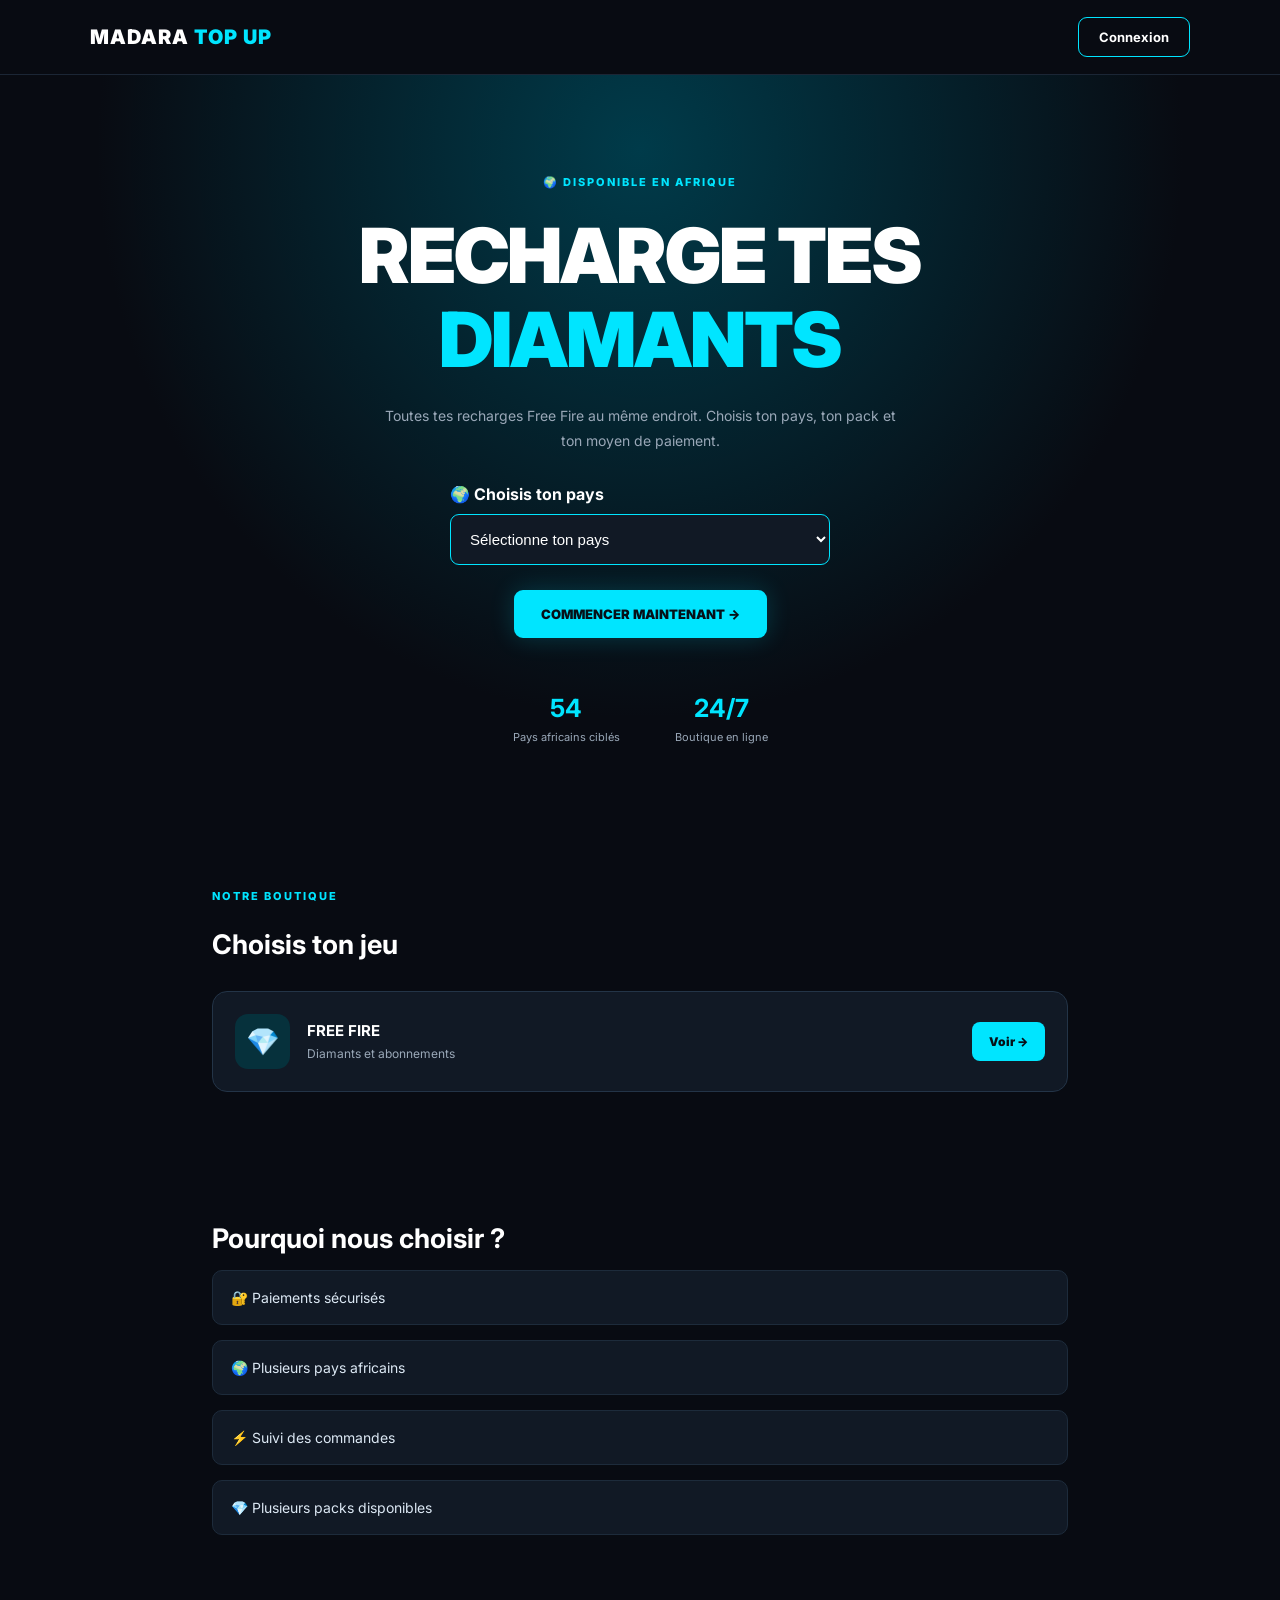
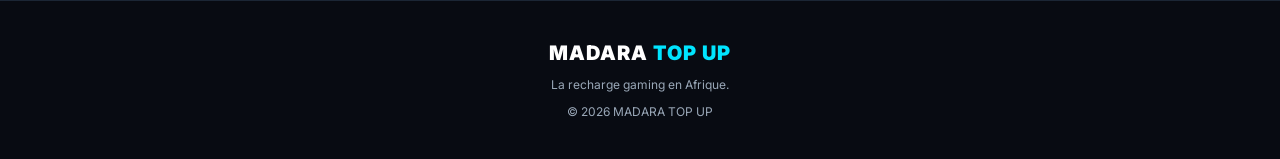
<file: index.html>
<!DOCTYPE html>
<html lang="fr">
<head>
  <meta charset="UTF-8">
  <meta name="viewport" content="width=device-width, initial-scale=1.0">
  <meta name="theme-color" content="#080b12">
  <meta name="description" content="MADARA TOP UP - Recharge Free Fire partout en Afrique.">
  <title>MADARA TOP UP | Africa</title>
  <link rel="stylesheet" href="style.css">
</head>
<body>

  <header class="header">
    <a href="index.html" class="logo">
      MADARA <span>TOP UP</span>
    </a>
    <a href="login.html" class="login-btn">Connexion</a>
  </header>

  <main>
    <section class="hero">
      <div class="tag">🌍 DISPONIBLE EN AFRIQUE</div>

      <h1>
        RECHARGE TES<br>
        <span>DIAMANTS</span>
      </h1>

      <p>
        Toutes tes recharges Free Fire au même endroit.
        Choisis ton pays, ton pack et ton moyen de paiement.
      </p>

      <a href="login.html" class="main-btn">
        COMMENCER MAINTENANT →
      </a>

      <div class="hero-stats">
        <div>
          <strong>54</strong>
          <small>Pays africains ciblés</small>
        </div>
        <div>
          <strong>24/7</strong>
          <small>Boutique en ligne</small>
        </div>
      </div>
    </section>

    <section class="catalogue">
      <div class="section-tag">NOTRE BOUTIQUE</div>
      <h2>Choisis ton jeu</h2>

      <div class="game-card">
        <div class="game-icon">💎</div>
        <div class="game-info">
          <h3>FREE FIRE</h3>
          <p>Diamants et abonnements</p>
        </div>
        <a href="login.html" class="buy-btn">Voir →</a>
      </div>
    </section>

    <section class="advantages">
      <h2>Pourquoi nous choisir ?</h2>

      <div class="advantage">🔐 Paiements sécurisés</div>
      <div class="advantage">🌍 Plusieurs pays africains</div>
      <div class="advantage">⚡ Suivi des commandes</div>
      <div class="advantage">💎 Plusieurs packs disponibles</div>
    </section>
  </main>

  <footer>
    <div class="logo">MADARA <span>TOP UP</span></div>
    <p>La recharge gaming en Afrique.</p>
    <p>© 2026 MADARA TOP UP</p>
  </footer>

  <script src="app.js"></script>
</body>
</html>
</file>
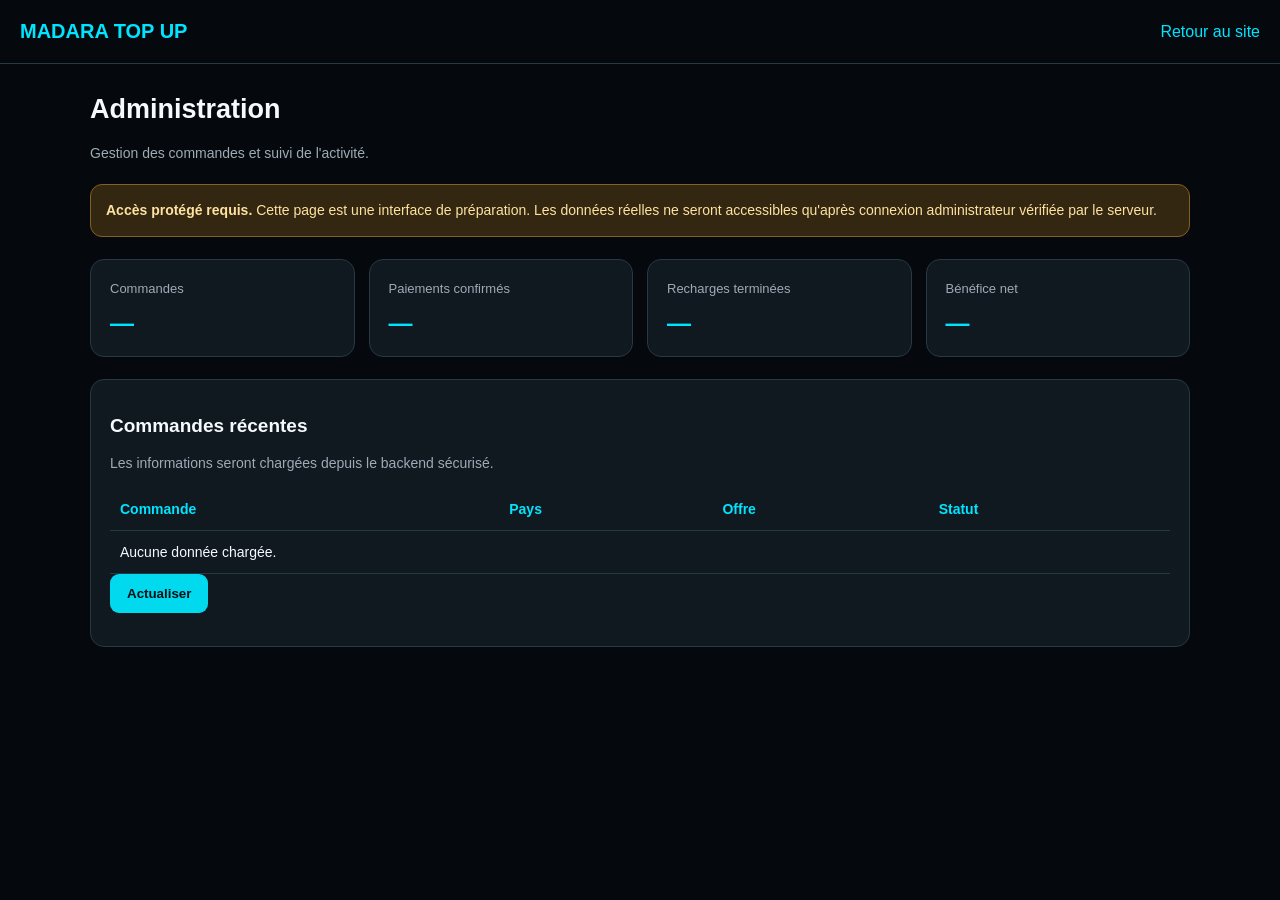
<file: admin.html>
<!DOCTYPE html>
<html lang="fr">
<head>
  <meta charset="UTF-8">
  <meta name="viewport" content="width=device-width, initial-scale=1.0">
  <meta name="theme-color" content="#05090d">
  <title>Administration | MADARA TOP UP</title>
  <style>
    * { box-sizing: border-box; }

    body {
      margin: 0;
      background: #05090d;
      color: #f5faff;
      font-family: Arial, sans-serif;
    }

    header {
      padding: 20px;
      border-bottom: 1px solid #263944;
      display: flex;
      justify-content: space-between;
      align-items: center;
      gap: 12px;
    }

    .logo {
      color: #00e5ff;
      font-weight: 900;
      font-size: 20px;
    }

    a { color: #00e5ff; text-decoration: none; }

    main {
      width: min(1100px, 94%);
      margin: 30px auto;
    }

    h1 { font-size: 27px; }

    .muted {
      color: #9eabb5;
      font-size: 14px;
      line-height: 1.5;
    }

    .notice {
      padding: 15px;
      background: #332711;
      border: 1px solid #806126;
      border-radius: 12px;
      color: #ffe2a0;
      margin: 20px 0;
      line-height: 1.5;
      font-size: 14px;
    }

    .stats {
      display: grid;
      grid-template-columns: repeat(4, 1fr);
      gap: 14px;
      margin: 22px 0;
    }

    .card, .section {
      background: #101820;
      border: 1px solid #263944;
      border-radius: 14px;
      padding: 19px;
    }

    .card span {
      color: #9eabb5;
      font-size: 13px;
    }

    .card strong {
      display: block;
      color: #00e5ff;
      font-size: 24px;
      margin-top: 12px;
    }

    .section { margin-top: 20px; }

    .section h2 { font-size: 19px; }

    .table-wrap { overflow-x: auto; }

    table {
      width: 100%;
      border-collapse: collapse;
      min-width: 600px;
      font-size: 14px;
    }

    th, td {
      text-align: left;
      padding: 13px 10px;
      border-bottom: 1px solid #263944;
    }

    th { color: #00e5ff; }

    .status {
      color: #ffd27a;
      font-weight: bold;
    }

    button {
      background: #00d9ee;
      color: #001116;
      border: 0;
      border-radius: 9px;
      padding: 12px 17px;
      font-weight: bold;
      cursor: pointer;
    }

    button:disabled {
      opacity: .6;
      cursor: not-allowed;
    }

    #message {
      margin-top: 14px;
      color: #bcefff;
      font-size: 14px;
    }

    @media(max-width: 700px) {
      .stats { grid-template-columns: repeat(2, 1fr); }
    }

    @media(max-width: 380px) {
      .stats { grid-template-columns: 1fr; }
    }
  </style>
</head>

<body>
  <header>
    <div class="logo">MADARA TOP UP</div>
    <a href="index.html">Retour au site</a>
  </header>

  <main>
    <h1>Administration</h1>
    <p class="muted">Gestion des commandes et suivi de l'activité.</p>

    <div class="notice">
      <strong>Accès protégé requis.</strong>
      Cette page est une interface de préparation.
      Les données réelles ne seront accessibles qu'après
      connexion administrateur vérifiée par le serveur.
    </div>

    <section class="stats">
      <div class="card">
        <span>Commandes</span>
        <strong id="totalOrders">—</strong>
      </div>

      <div class="card">
        <span>Paiements confirmés</span>
        <strong id="paidOrders">—</strong>
      </div>

      <div class="card">
        <span>Recharges terminées</span>
        <strong id="completedOrders">—</strong>
      </div>

      <div class="card">
        <span>Bénéfice net</span>
        <strong id="netProfit">—</strong>
      </div>
    </section>

    <section class="section">
      <h2>Commandes récentes</h2>
      <p class="muted">
        Les informations seront chargées depuis le backend sécurisé.
      </p>

      <div class="table-wrap">
        <table>
          <thead>
            <tr>
              <th>Commande</th>
              <th>Pays</th>
              <th>Offre</th>
              <th>Statut</th>
            </tr>
          </thead>
          <tbody id="ordersTable">
            <tr>
              <td colspan="4">Aucune donnée chargée.</td>
            </tr>
          </tbody>
        </table>
      </div>

      <button id="refreshButton" type="button">
        Actualiser
      </button>

      <div id="message" aria-live="polite"></div>
    </section>
  </main>

  <script>
    const refreshButton = document.getElementById("refreshButton");
    const message = document.getElementById("message");

    async function loadAdminData() {
      refreshButton.disabled = true;
      message.textContent = "Vérification de l'accès administrateur...";

      try {
        const response = await fetch("/api/admin/dashboard", {
          method: "GET",
          credentials: "include",
          headers: { "Accept": "application/json" }
        });

        if (response.status === 401 || response.status === 403) {
          throw new Error("Accès administrateur refusé. Connexion requise.");
        }

        if (!response.ok) {
          throw new Error("Le service administrateur n'est pas encore connecté.");
        }

        const data = await response.json();

        document.getElementById("totalOrders").textContent =
          data.totalOrders ?? "—";

        document.getElementById("paidOrders").textContent =
          data.paidOrders ?? "—";

        document.getElementById("completedOrders").textContent =
          data.completedOrders ?? "—";

        document.getElementById("netProfit").textContent =
          data.netProfitFormatted ?? "—";

        const table = document.getElementById("ordersTable");
        table.replaceChildren();

        if (!Array.isArray(data.orders) || data.orders.length === 0) {
          const row = table.insertRow();
          const cell = row.insertCell();
          cell.colSpan = 4;
          cell.textContent = "Aucune commande.";
        } else {
          data.orders.forEach(order => {
            const row = table.insertRow();

            [
              order.id,
              order.country,
              order.packageName,
              order.status
            ].forEach(value => {
              const cell = row.insertCell();
              cell.textContent = String(value ?? "—");
            });
          });
        }

        message.textContent = "Données actualisées.";

      } catch (error) {
        message.textContent = error.message;
      } finally {
        refreshButton.disabled = false;
      }
    }

    refreshButton.addEventListener("click", loadAdminData);
  </script>
</body>
</html>
</file>
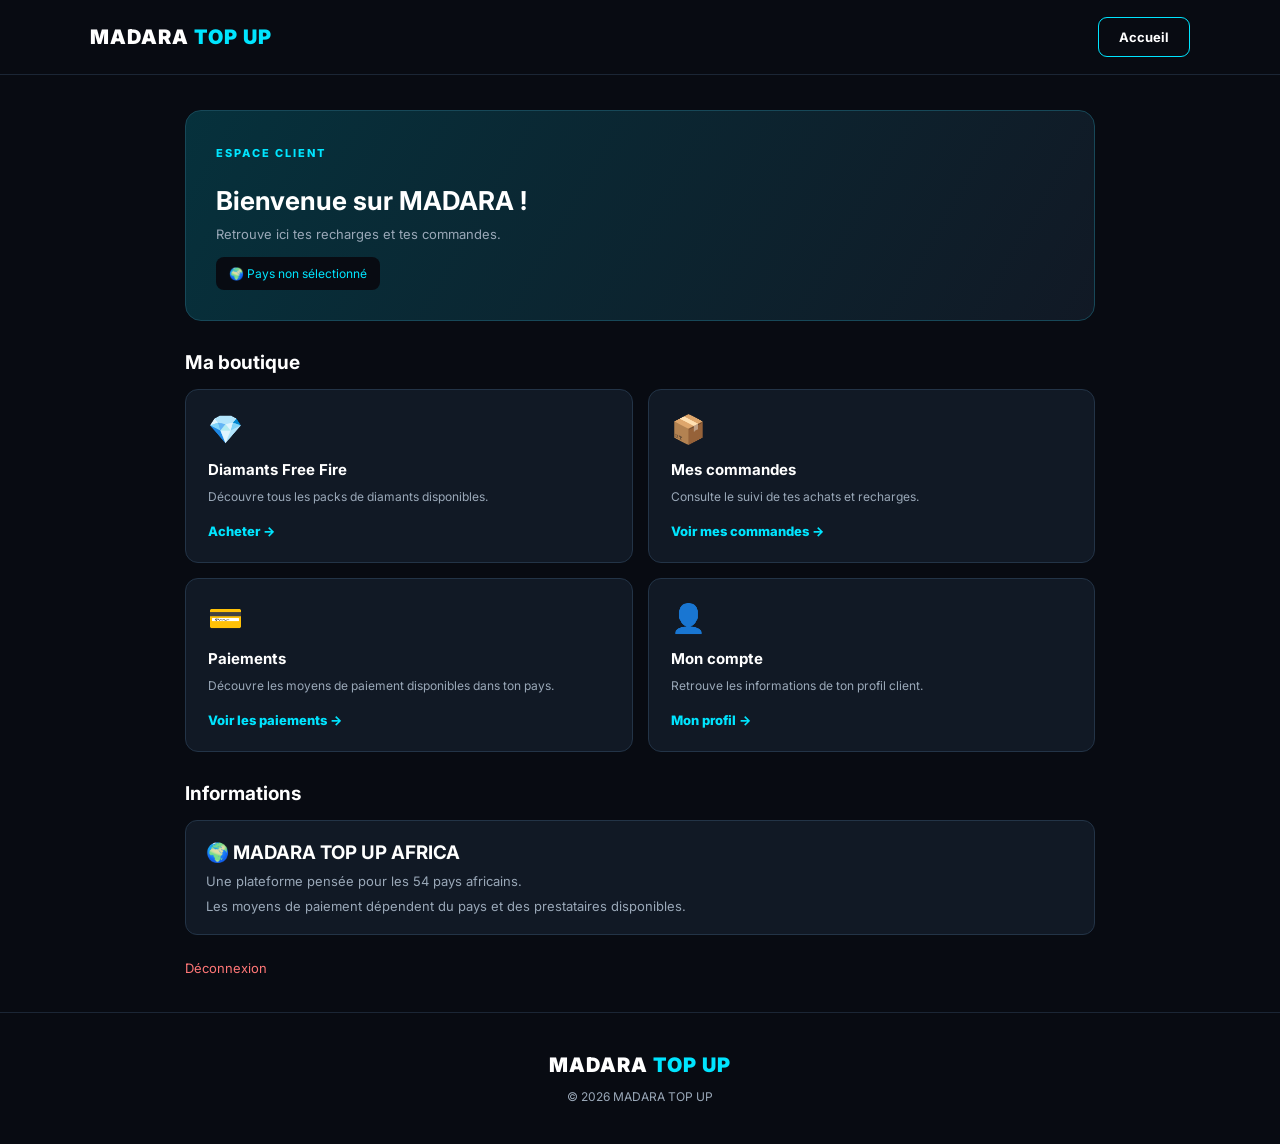
<file: dashboard.html>
<!DOCTYPE html>
<html lang="fr">
<head>
  <meta charset="UTF-8">
  <meta name="viewport" content="width=device-width, initial-scale=1">
  <meta name="theme-color" content="#080b12">
  <title>Mon espace | MADARA TOP UP</title>
  <link rel="stylesheet" href="style.css">
  <style>
    .dashboard {
      max-width: 950px;
      margin: auto;
      padding: 35px 20px;
    }
    .welcome {
      padding: 30px;
      border-radius: 16px;
      background: linear-gradient(120deg,#06313c,#111925);
      border: 1px solid #174858;
      margin-bottom: 30px;
    }
    .welcome h1 {
      font-size: 26px;
      margin-bottom: 10px;
    }
    .welcome p, .muted {
      color: #9aa8b8;
      font-size: 13px;
    }
    .country {
      display: inline-block;
      margin-top: 15px;
      padding: 9px 13px;
      background: #080b12;
      color: #00e5ff;
      border-radius: 8px;
      font-size: 12px;
    }
    .section-title {
      font-size: 19px;
      margin: 30px 0 15px;
    }
    .dashboard-grid {
      display: grid;
      grid-template-columns: repeat(2,1fr);
      gap: 15px;
    }
    .dash-card {
      background: #111925;
      border: 1px solid #233447;
      padding: 22px;
      border-radius: 13px;
    }
    .dash-card .symbol {
      font-size: 28px;
      margin-bottom: 14px;
    }
    .dash-card h3 {
      font-size: 15px;
      margin-bottom: 8px;
    }
    .dash-card p {
      font-size: 12px;
      color: #9aa8b8;
      line-height: 1.6;
    }
    .dash-card a {
      display: inline-block;
      margin-top: 17px;
      color: #00e5ff;
      font-size: 13px;
      font-weight: 800;
    }
    .account-box {
      padding: 20px;
      background: #111925;
      border: 1px solid #233447;
      border-radius: 12px;
      margin-top: 15px;
    }
    .account-box p {
      color: #9aa8b8;
      font-size: 13px;
      margin-top: 9px;
    }
    .logout {
      display: inline-block;
      margin-top: 25px;
      color: #ff7777;
      font-size: 13px;
    }
    @media(max-width:500px) {
      .dashboard-grid {
        grid-template-columns: 1fr;
      }
    }
  </style>
</head>
<body>

  <header class="header">
    <a href="index.html" class="logo">
      MADARA <span>TOP UP</span>
    </a>
    <a href="index.html" class="login-btn">Accueil</a>
  </header>

  <main class="dashboard">

    <section class="welcome">
      <div class="tag">ESPACE CLIENT</div>
      <h1>Bienvenue sur MADARA !</h1>
      <p>Retrouve ici tes recharges et tes commandes.</p>
      <div class="country" id="country">
        🌍 Pays : Chargement...
      </div>
    </section>

    <h2 class="section-title">Ma boutique</h2>

    <section class="dashboard-grid">

      <article class="dash-card">
        <div class="symbol">💎</div>
        <h3>Diamants Free Fire</h3>
        <p>Découvre tous les packs de diamants disponibles.</p>
        <a href="recharge.html">Acheter →</a>
      </article>

      <article class="dash-card">
        <div class="symbol">📦</div>
        <h3>Mes commandes</h3>
        <p>Consulte le suivi de tes achats et recharges.</p>
        <a href="orders.html">Voir mes commandes →</a>
      </article>

      <article class="dash-card">
        <div class="symbol">💳</div>
        <h3>Paiements</h3>
        <p>Découvre les moyens de paiement disponibles dans ton pays.</p>
        <a href="recharge.html">Voir les paiements →</a>
      </article>

      <article class="dash-card">
        <div class="symbol">👤</div>
        <h3>Mon compte</h3>
        <p>Retrouve les informations de ton profil client.</p>
        <a href="#" id="profileLink">Mon profil →</a>
      </article>

    </section>

    <h2 class="section-title">Informations</h2>

    <section class="account-box">
      <h3>🌍 MADARA TOP UP AFRICA</h3>
      <p>Une plateforme pensée pour les 54 pays africains.</p>
      <p>Les moyens de paiement dépendent du pays et des prestataires disponibles.</p>
    </section>

    <a href="#" class="logout" id="logout">Déconnexion</a>

  </main>

  <footer>
    <div class="logo">MADARA <span>TOP UP</span></div>
    <p>© 2026 MADARA TOP UP</p>
  </footer>

  <script>
    const country = localStorage.getItem("madara_country");

    document.getElementById("country").textContent =
      country ? "🌍 Pays : " + country : "🌍 Pays non sélectionné";

    document.getElementById("logout").addEventListener("click", function(e) {
      e.preventDefault();
      alert("La déconnexion sera activée avec le serveur sécurisé.");
    });

    document.getElementById("profileLink").addEventListener("click", function(e) {
      e.preventDefault();
      alert("Le profil sera disponible après activation du compte.");
    });
  </script>

</body>
</html>
</file>
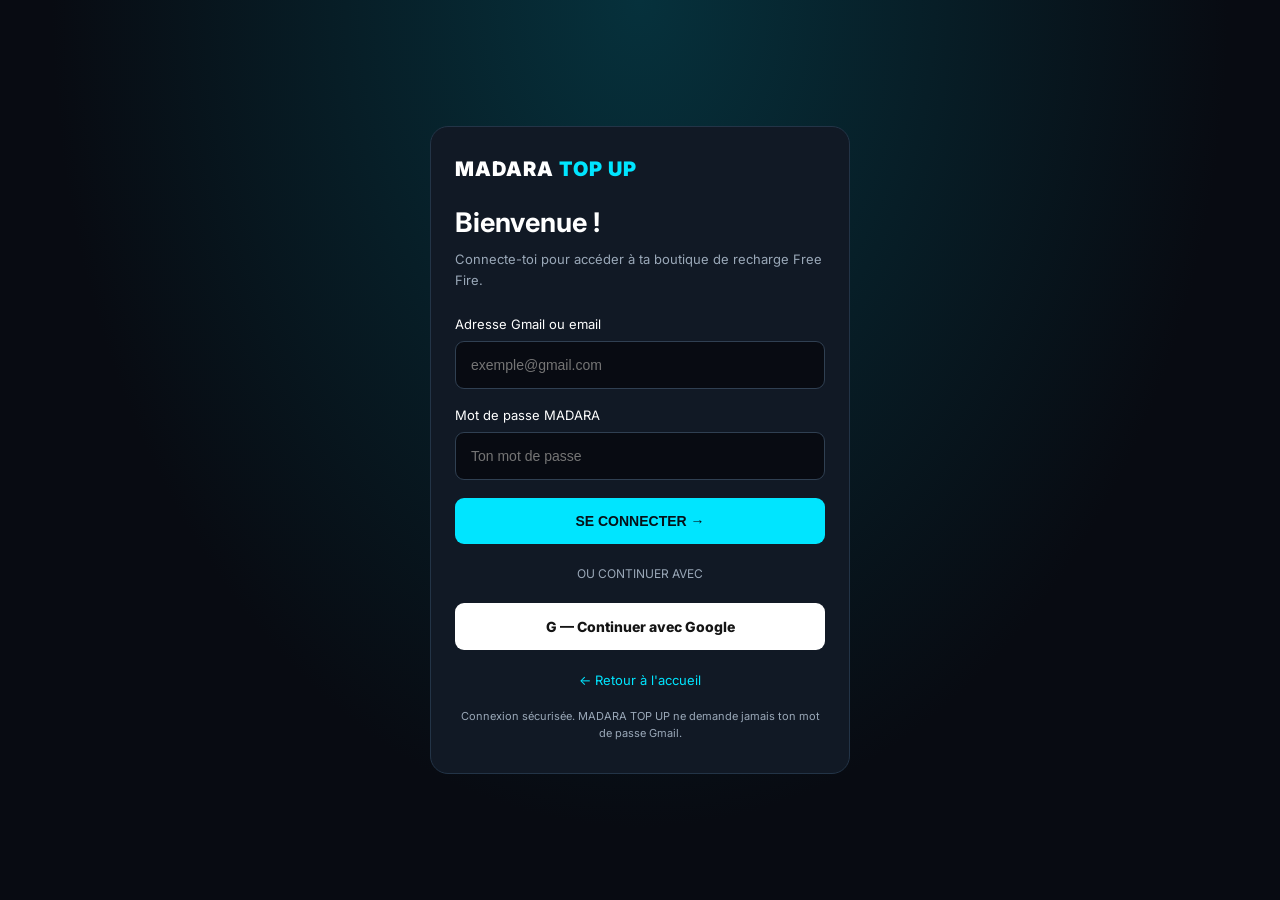
<file: login.html>
<!DOCTYPE html>
<html lang="fr">
<head>
  <meta charset="UTF-8">
  <meta name="viewport" content="width=device-width, initial-scale=1">
  <meta name="theme-color" content="#080b12">
  <title>Connexion | MADARA TOP UP</title>
  <link rel="stylesheet" href="style.css">
  <style>
    body {
      min-height: 100vh;
      display: grid;
      place-items: center;
      padding: 20px;
      background: radial-gradient(ellipse at top, #06313c, #080b12 65%);
    }
    .login-card {
      width: 100%;
      max-width: 420px;
      background: #111925;
      border: 1px solid #233447;
      border-radius: 18px;
      padding: 30px 24px;
    }
    .login-card h1 {
      font-size: 27px;
      margin: 25px 0 10px;
    }
    .subtitle {
      color: #9aa8b8;
      font-size: 13px;
      line-height: 1.6;
      margin-bottom: 25px;
    }
    .field {
      margin-bottom: 18px;
    }
    .field label {
      display: block;
      font-size: 13px;
      margin-bottom: 9px;
    }
    .field input {
      width: 100%;
      padding: 15px;
      background: #080b12;
      border: 1px solid #304052;
      border-radius: 9px;
      color: white;
      outline: none;
      font-size: 14px;
    }
    .field input:focus {
      border-color: #00e5ff;
    }
    .submit-btn, .google-btn {
      display: block;
      width: 100%;
      padding: 15px;
      border-radius: 9px;
      text-align: center;
      font-size: 14px;
      font-weight: 800;
      cursor: pointer;
    }
    .submit-btn {
      border: 0;
      background: #00e5ff;
      color: #061018;
      margin-top: 8px;
    }
    .google-btn {
      background: white;
      color: #151515;
      margin-top: 18px;
    }
    .separator {
      color: #9aa8b8;
      text-align: center;
      margin: 22px 0;
      font-size: 12px;
    }
    .back-link {
      display: block;
      text-align: center;
      color: #00e5ff;
      font-size: 13px;
      margin-top: 22px;
    }
    .notice {
      color: #9aa8b8;
      font-size: 11px;
      line-height: 1.6;
      margin-top: 20px;
      text-align: center;
    }
  </style>
</head>
<body>

  <main class="login-card">
    <a href="index.html" class="logo">
      MADARA <span>TOP UP</span>
    </a>

    <h1>Bienvenue !</h1>
    <p class="subtitle">
      Connecte-toi pour accéder à ta boutique de recharge Free Fire.
    </p>

    <form action="/api/auth/login" method="POST">
      <div class="field">
        <label for="email">Adresse Gmail ou email</label>
        <input
          id="email"
          name="email"
          type="email"
          placeholder="exemple@gmail.com"
          autocomplete="username"
          required
        >
      </div>

      <div class="field">
        <label for="password">Mot de passe MADARA</label>
        <input
          id="password"
          name="password"
          type="password"
          placeholder="Ton mot de passe"
          autocomplete="current-password"
          minlength="8"
          required
        >
      </div>

      <button class="submit-btn" type="submit">
        SE CONNECTER →
      </button>
    </form>

    <div class="separator">OU CONTINUER AVEC</div>

    <a class="google-btn" href="/api/auth/google">
      G — Continuer avec Google
    </a>

    <a class="back-link" href="index.html">
      ← Retour à l'accueil
    </a>

    <p class="notice">
      Connexion sécurisée. MADARA TOP UP ne demande jamais
      ton mot de passe Gmail.
    </p>
  </main>

</body>
</html>
</file>
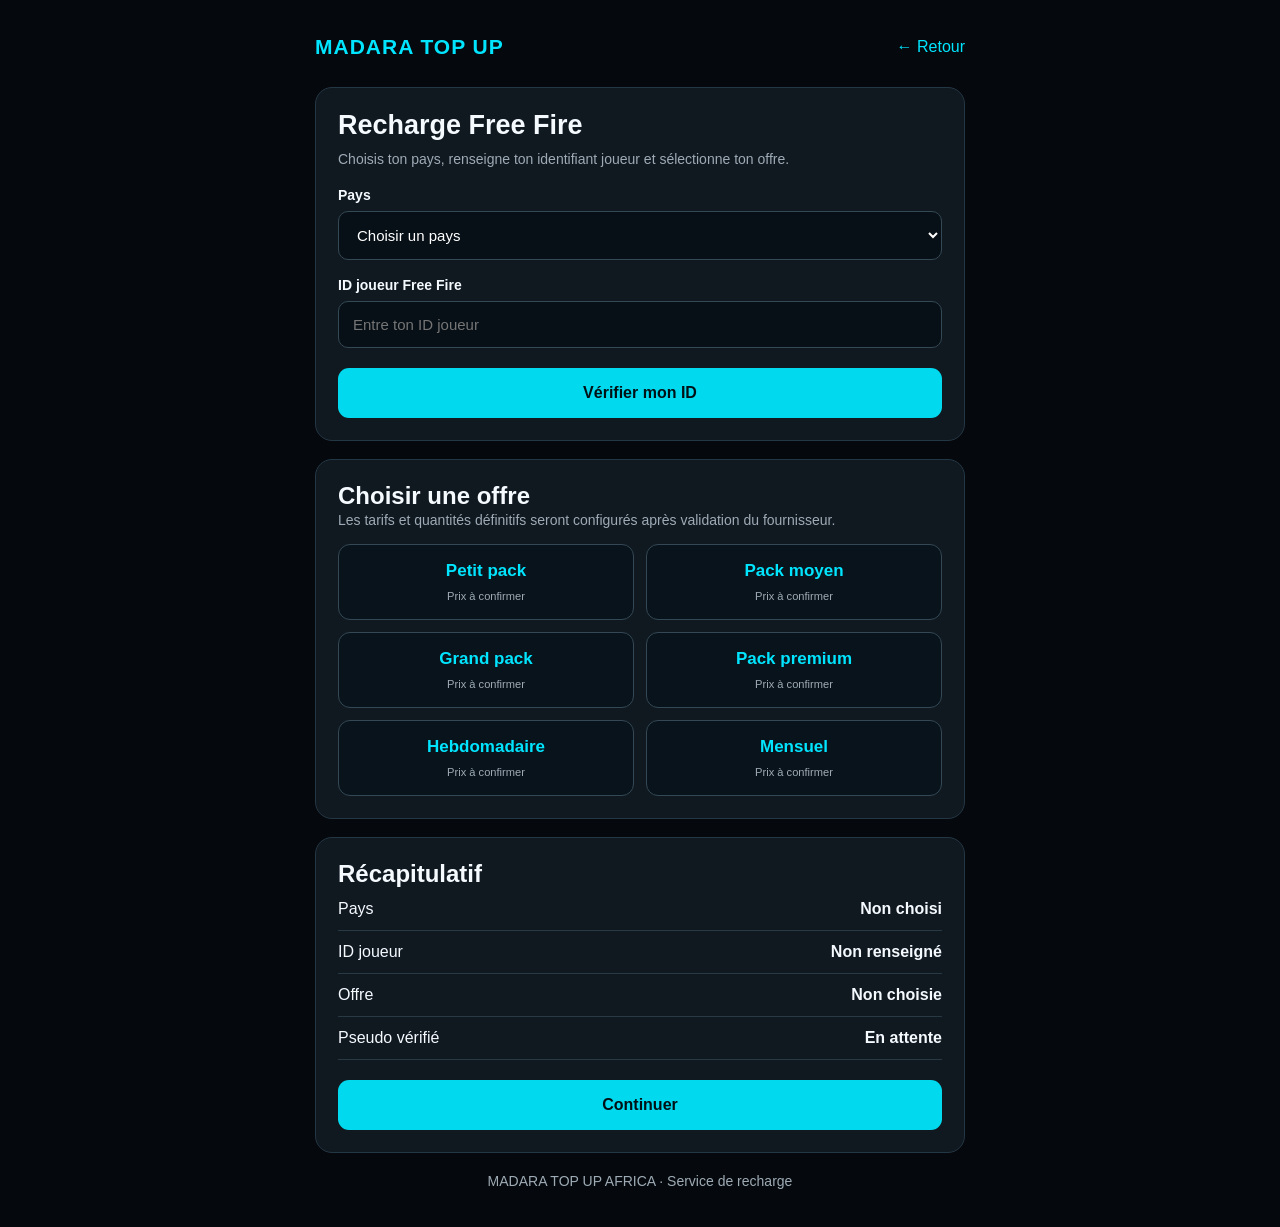
<file: recharge.html>
<!DOCTYPE html>
<html lang="fr">
<head>
  <meta charset="UTF-8">
  <meta name="viewport" content="width=device-width, initial-scale=1.0">
  <meta name="theme-color" content="#05090d">
  <title>Recharge Free Fire | MADARA TOP UP</title>
  <link rel="stylesheet" href="style.css">
  <style>
    body {
      margin: 0;
      background: #05090d;
      color: #f5faff;
      font-family: Arial, sans-serif;
    }

    .recharge-page {
      width: min(92%, 650px);
      margin: 35px auto;
    }

    .topbar {
      display: flex;
      justify-content: space-between;
      align-items: center;
      margin-bottom: 28px;
    }

    .logo {
      color: #00e5ff;
      font-size: 21px;
      font-weight: 900;
    }

    a {
      color: #00e5ff;
      text-decoration: none;
    }

    .panel {
      background: #101820;
      border: 1px solid #243744;
      border-radius: 17px;
      padding: 22px;
      margin-bottom: 18px;
    }

    h1 {
      font-size: 27px;
      margin: 0 0 8px;
    }

    .muted {
      color: #9eabb5;
      font-size: 14px;
      line-height: 1.5;
    }

    label {
      display: block;
      margin: 17px 0 8px;
      font-weight: bold;
      font-size: 14px;
    }

    input, select {
      width: 100%;
      box-sizing: border-box;
      padding: 14px;
      border-radius: 10px;
      border: 1px solid #344955;
      background: #071017;
      color: white;
      outline: none;
      font-size: 15px;
    }

    input:focus, select:focus {
      border-color: #00e5ff;
    }

    .packages {
      display: grid;
      grid-template-columns: repeat(2, 1fr);
      gap: 12px;
      margin-top: 13px;
    }

    .pack {
      background: #09131b;
      color: white;
      border: 1px solid #344955;
      padding: 16px 10px;
      border-radius: 12px;
      cursor: pointer;
      text-align: center;
    }

    .pack strong {
      display: block;
      color: #00e5ff;
      font-size: 17px;
      margin-bottom: 7px;
    }

    .pack.selected {
      border: 2px solid #00e5ff;
      background: #102b35;
    }

    .pack small {
      color: #9eabb5;
    }

    .main-button {
      width: 100%;
      padding: 16px;
      background: #00d9ee;
      color: #001116;
      border: none;
      border-radius: 11px;
      font-size: 16px;
      font-weight: 900;
      cursor: pointer;
      margin-top: 20px;
    }

    .message {
      display: none;
      margin-top: 15px;
      padding: 13px;
      border-radius: 9px;
      background: #192b35;
      color: #bcefff;
      font-size: 14px;
      line-height: 1.5;
    }

    .summary {
      display: flex;
      justify-content: space-between;
      gap: 10px;
      padding: 12px 0;
      border-bottom: 1px solid #293943;
    }

    .summary:last-child {
      border-bottom: none;
    }

    @media(max-width: 380px) {
      .packages {
        grid-template-columns: 1fr;
      }
    }
  </style>
</head>

<body>
  <main class="recharge-page">

    <header class="topbar">
      <div class="logo">MADARA TOP UP</div>
      <a href="dashboard.html">← Retour</a>
    </header>

    <section class="panel">
      <h1>Recharge Free Fire</h1>
      <p class="muted">
        Choisis ton pays, renseigne ton identifiant joueur
        et sélectionne ton offre.
      </p>

      <label for="country">Pays</label>
      <select id="country" required>
        <option value="">Choisir un pays</option>
      </select>

      <label for="playerId">ID joueur Free Fire</label>
      <input
        id="playerId"
        type="text"
        inputmode="numeric"
        maxlength="30"
        placeholder="Entre ton ID joueur"
        autocomplete="off"
      >

      <button class="main-button" id="verifyButton" type="button">
        Vérifier mon ID
      </button>

      <div class="message" id="playerMessage" aria-live="polite"></div>
    </section>

    <section class="panel">
      <h2>Choisir une offre</h2>

      <p class="muted">
        Les tarifs et quantités définitifs seront configurés
        après validation du fournisseur.
      </p>

      <div class="packages" id="packages">

        <button class="pack" data-name="Petit pack">
          <strong>Petit pack</strong>
          <small>Prix à confirmer</small>
        </button>

        <button class="pack" data-name="Pack moyen">
          <strong>Pack moyen</strong>
          <small>Prix à confirmer</small>
        </button>

        <button class="pack" data-name="Grand pack">
          <strong>Grand pack</strong>
          <small>Prix à confirmer</small>
        </button>

        <button class="pack" data-name="Pack premium">
          <strong>Pack premium</strong>
          <small>Prix à confirmer</small>
        </button>

        <button class="pack" data-name="Abonnement hebdomadaire">
          <strong>Hebdomadaire</strong>
          <small>Prix à confirmer</small>
        </button>

        <button class="pack" data-name="Abonnement mensuel">
          <strong>Mensuel</strong>
          <small>Prix à confirmer</small>
        </button>

      </div>
    </section>

    <section class="panel">
      <h2>Récapitulatif</h2>

      <div class="summary">
        <span>Pays</span>
        <strong id="summaryCountry">Non choisi</strong>
      </div>

      <div class="summary">
        <span>ID joueur</span>
        <strong id="summaryId">Non renseigné</strong>
      </div>

      <div class="summary">
        <span>Offre</span>
        <strong id="summaryPack">Non choisie</strong>
      </div>

      <div class="summary">
        <span>Pseudo vérifié</span>
        <strong id="summaryNickname">En attente</strong>
      </div>

      <button class="main-button" id="orderButton" type="button">
        Continuer
      </button>

      <div class="message" id="orderMessage" aria-live="polite"></div>
    </section>

    <p class="muted" style="text-align:center">
      MADARA TOP UP AFRICA · Service de recharge
    </p>

  </main>

  <script>
    const countries = [
      "Afrique du Sud", "Algérie", "Angola", "Bénin",
      "Botswana", "Burkina Faso", "Burundi", "Cabo Verde",
      "Cameroun", "Comores", "Congo", "Côte d'Ivoire",
      "Djibouti", "Égypte", "Érythrée", "Eswatini",
      "Éthiopie", "Gabon", "Gambie", "Ghana",
      "Guinée", "Guinée-Bissau", "Guinée équatoriale",
      "Kenya", "Lesotho", "Liberia", "Libye",
      "Madagascar", "Malawi", "Mali", "Maroc",
      "Maurice", "Mauritanie", "Mozambique", "Namibie",
      "Niger", "Nigeria", "Ouganda", "République centrafricaine",
      "République démocratique du Congo", "Rwanda",
      "Sao Tomé-et-Principe", "Sénégal", "Seychelles",
      "Sierra Leone", "Somalie", "Soudan", "Soudan du Sud",
      "Tanzanie", "Tchad", "Togo", "Tunisie",
      "Zambie", "Zimbabwe"
    ];

    const countrySelect = document.getElementById("country");
    const playerId = document.getElementById("playerId");
    const playerMessage = document.getElementById("playerMessage");
    const orderMessage = document.getElementById("orderMessage");

    let selectedPack = "";
    let verifiedPlayer = false;

    countries.forEach(country => {
      const option = document.createElement("option");
      option.value = country;
      option.textContent = country;
      countrySelect.appendChild(option);
    });

    countrySelect.value = localStorage.getItem("madara_country") || "";

    countrySelect.addEventListener("change", () => {
      localStorage.setItem("madara_country", countrySelect.value);
      document.getElementById("summaryCountry").textContent =
        countrySelect.value || "Non choisi";
    });

    playerId.addEventListener("input", () => {
      verifiedPlayer = false;
      document.getElementById("summaryId").textContent =
        playerId.value || "Non renseigné";
      document.getElementById("summaryNickname").textContent =
        "En attente";
      playerMessage.style.display = "none";
    });

    document.querySelectorAll(".pack").forEach(button => {
      button.addEventListener("click", () => {
        document.querySelectorAll(".pack").forEach(pack => {
          pack.classList.remove("selected");
        });

        button.classList.add("selected");
        selectedPack = button.dataset.name;
        document.getElementById("summaryPack").textContent = selectedPack;
        orderMessage.style.display = "none";
      });
    });

    document.getElementById("verifyButton").addEventListener("click", async () => {
      const id = playerId.value.trim();

      if (!/^[0-9]{5,30}$/.test(id)) {
        playerMessage.textContent = "Entre un ID joueur valide.";
        playerMessage.style.display = "block";
        return;
      }

      playerMessage.textContent =
        "La vérification réelle du pseudo sera activée après connexion à un fournisseur autorisé. Aucun pseudo n'a encore été vérifié.";
      playerMessage.style.display = "block";
    });

    document.getElementById("orderButton").addEventListener("click", () => {
      if (!countrySelect.value) {
        showOrderMessage("Choisis ton pays.");
        return;
      }

      if (!/^[0-9]{5,30}$/.test(playerId.value.trim())) {
        showOrderMessage("Entre un ID joueur valide.");
        return;
      }

      if (!selectedPack) {
        showOrderMessage("Choisis une offre.");
        return;
      }

      showOrderMessage(
        "Récapitulatif prêt. Les commandes et paiements réels seront activés après installation du backend, du fournisseur de recharge et du prestataire de paiement."
      );
    });

    function showOrderMessage(message) {
      orderMessage.textContent = message;
      orderMessage.style.display = "block";
    }

    document.getElementById("summaryCountry").textContent =
      countrySelect.value || "Non choisi";
  </script>
</body>
</html>
</file>
<file: style.css>
@import url('https://fonts.googleapis.com/css2?family=Inter:wght@400;500;600;700;800;900&display=swap');

:root {
  --bg: #080b12;
  --card: #111925;
  --cyan: #00e5ff;
  --white: #ffffff;
  --muted: #9aa8b8;
}

* {
  margin: 0;
  padding: 0;
  box-sizing: border-box;
}

body {
  background: var(--bg);
  color: var(--white);
  font-family: 'Inter', sans-serif;
  min-height: 100vh;
}

a {
  text-decoration: none;
  color: inherit;
}

.header {
  height: 75px;
  padding: 0 7%;
  display: flex;
  justify-content: space-between;
  align-items: center;
  border-bottom: 1px solid #1b2635;
  background: #080b12;
}

.logo {
  font-size: 20px;
  font-weight: 900;
  letter-spacing: 1px;
}

.logo span {
  color: var(--cyan);
}

.login-btn {
  border: 1px solid var(--cyan);
  padding: 11px 20px;
  border-radius: 9px;
  font-size: 13px;
  font-weight: 700;
}

.hero {
  text-align: center;
  padding: 95px 20px 75px;
  background:
    radial-gradient(ellipse at 50% 10%, #003b4a 0%, transparent 60%);
}

.tag, .section-tag {
  display: inline-block;
  color: var(--cyan);
  font-size: 11px;
  font-weight: 800;
  letter-spacing: 2px;
  margin-bottom: 25px;
}

.hero h1 {
  font-size: clamp(40px, 9vw, 76px);
  font-weight: 900;
  line-height: 1.1;
  letter-spacing: -2px;
}

.hero h1 span {
  color: var(--cyan);
}

.hero p {
  color: var(--muted);
  max-width: 520px;
  margin: 22px auto 30px;
  line-height: 1.8;
  font-size: 14px;
}

.main-btn {
  display: inline-block;
  background: var(--cyan);
  color: #061018;
  padding: 16px 27px;
  border-radius: 9px;
  font-size: 13px;
  font-weight: 900;
  box-shadow: 0 0 25px #00e5ff30;
}

.main-btn:hover {
  background: white;
}

.hero-stats {
  display: flex;
  justify-content: center;
  gap: 55px;
  margin-top: 55px;
}

.hero-stats div {
  display: flex;
  flex-direction: column;
  gap: 7px;
}

.hero-stats strong {
  color: var(--cyan);
  font-size: 25px;
}

.hero-stats small {
  color: var(--muted);
  font-size: 11px;
}

.catalogue, .advantages {
  max-width: 900px;
  margin: auto;
  padding: 65px 22px;
}

.catalogue h2, .advantages h2 {
  font-size: 27px;
  margin-bottom: 12px;
}

.catalogue > p {
  color: var(--muted);
}

.game-card {
  margin-top: 30px;
  padding: 22px;
  border: 1px solid #233447;
  border-radius: 15px;
  background: var(--card);
  display: flex;
  align-items: center;
  gap: 17px;
}

.game-icon {
  width: 55px;
  height: 55px;
  background: #06313c;
  border-radius: 13px;
  display: grid;
  place-items: center;
  font-size: 27px;
}

.game-info {
  flex: 1;
}

.game-info h3 {
  font-size: 15px;
  margin-bottom: 6px;
}

.game-info p {
  color: var(--muted);
  font-size: 12px;
}

.buy-btn {
  background: var(--cyan);
  color: #061018;
  padding: 12px 17px;
  border-radius: 8px;
  font-size: 12px;
  font-weight: 900;
}

.advantage {
  margin-top: 15px;
  padding: 18px;
  background: var(--card);
  border: 1px solid #1d2b3b;
  border-radius: 10px;
  color: #dce8f4;
  font-size: 14px;
}

footer {
  text-align: center;
  padding: 40px 20px;
  border-top: 1px solid #1b2635;
}

footer p {
  color: var(--muted);
  font-size: 12px;
  margin-top: 12px;
}

@media (max-width: 500px) {
  .header {
    padding: 0 18px;
  }

  .logo {
    font-size: 16px;
  }

  .hero {
    padding-top: 75px;
  }

  .hero-stats {
    gap: 30px;
  }

  .game-card {
    padding: 15px;
  }
}
</file>
